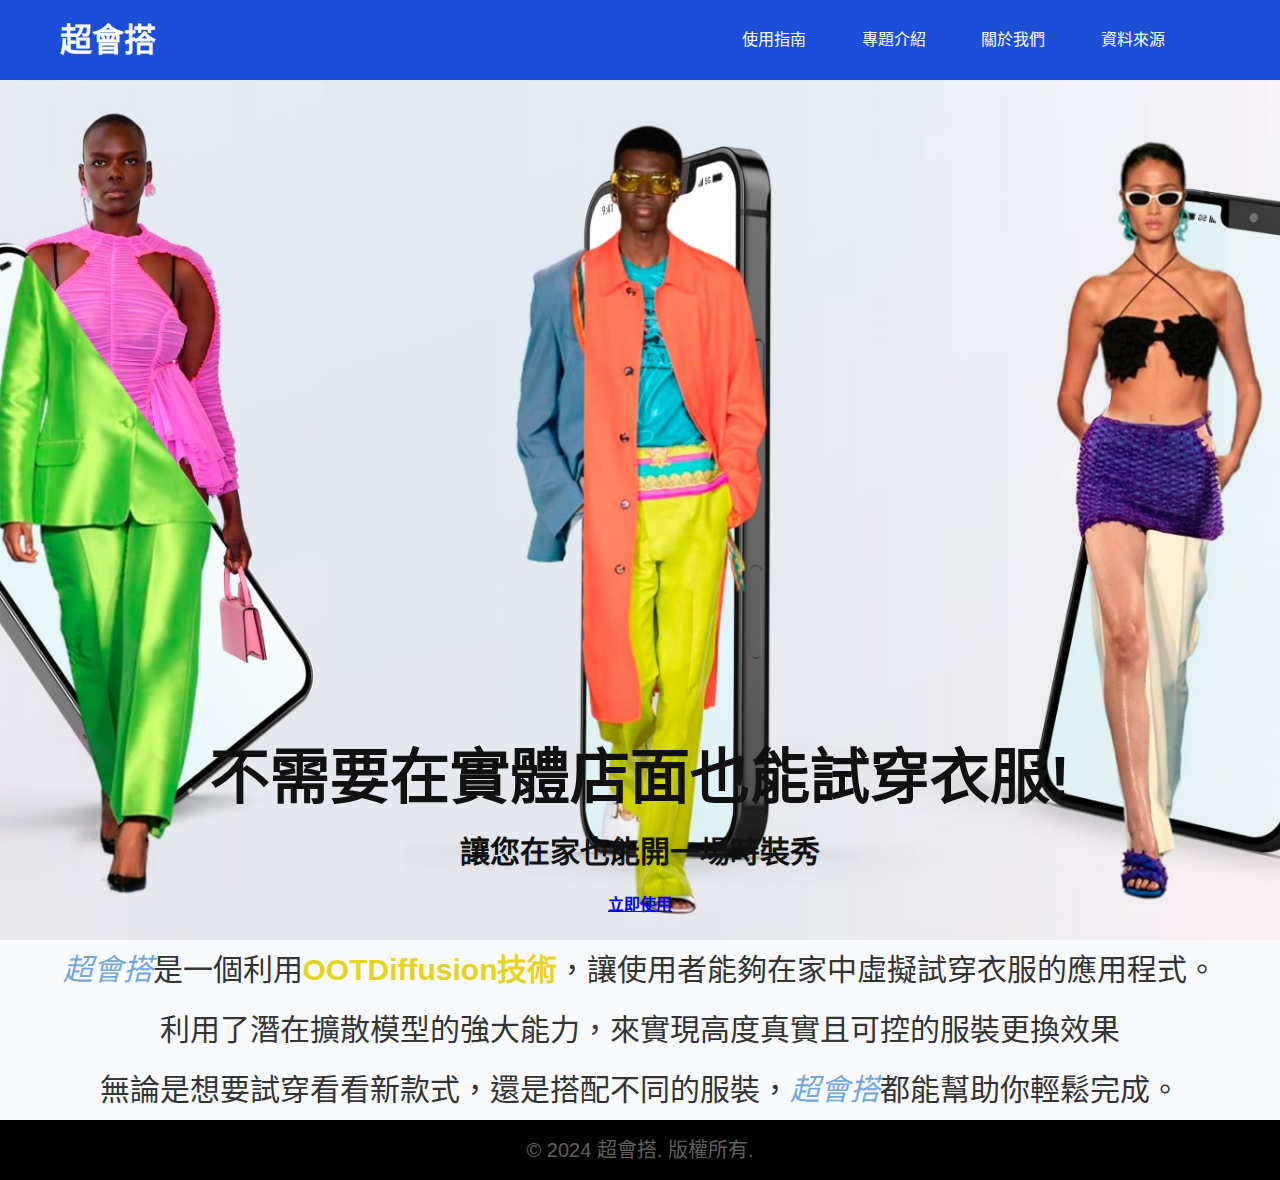
<file: index.html>
<!DOCTYPE html>
<html lang="zh-TW">
<head>
    <meta charset="UTF-8">
    <meta name="viewport" content="width=device-width, initial-scale=1.0">
    <title>超會搭</title>
    <link rel="stylesheet" href="styles.css">
</head>
<body>
    <header>
    <h1>超會搭</h1>
    <nav>
    <ul>
        <li><a href="guide.html">使用指南</a></li>
        <li><a href="introduction.html">專題介紹</a></li>
        <li><a href="aboutus.html">關於我們</a></li>
        <li><a href="resources.html">資料來源</a></li>
    </ul>
    </nav>
    </header>
    <main>
    <section class="subtitle">
    <h2>不需要在實體店面也能試穿衣服!</h2>
    <h3>讓您在家也能開一場時裝秀</h3>
    <h4><a href="tryon_suggest.html">立即使用</a></h4>
    </section>
    <section class="substance">
    <p><em>超會搭</em>是一個利用<strong>OOTDiffusion技術</strong>，讓使用者能夠在家中虛擬試穿衣服的應用程式。<br>利用了潛在擴散模型的強大能力，來實現高度真實且可控的服裝更換效果<br>無論是想要試穿看看新款式，還是搭配不同的服裝，<em>超會搭</em>都能幫助你輕鬆完成。<br></p>
    </section>
    </main>
    <footer>
    <p>&copy; 2024 超會搭. 版權所有.</p>
    </footer>
</body>
</html>
</file>
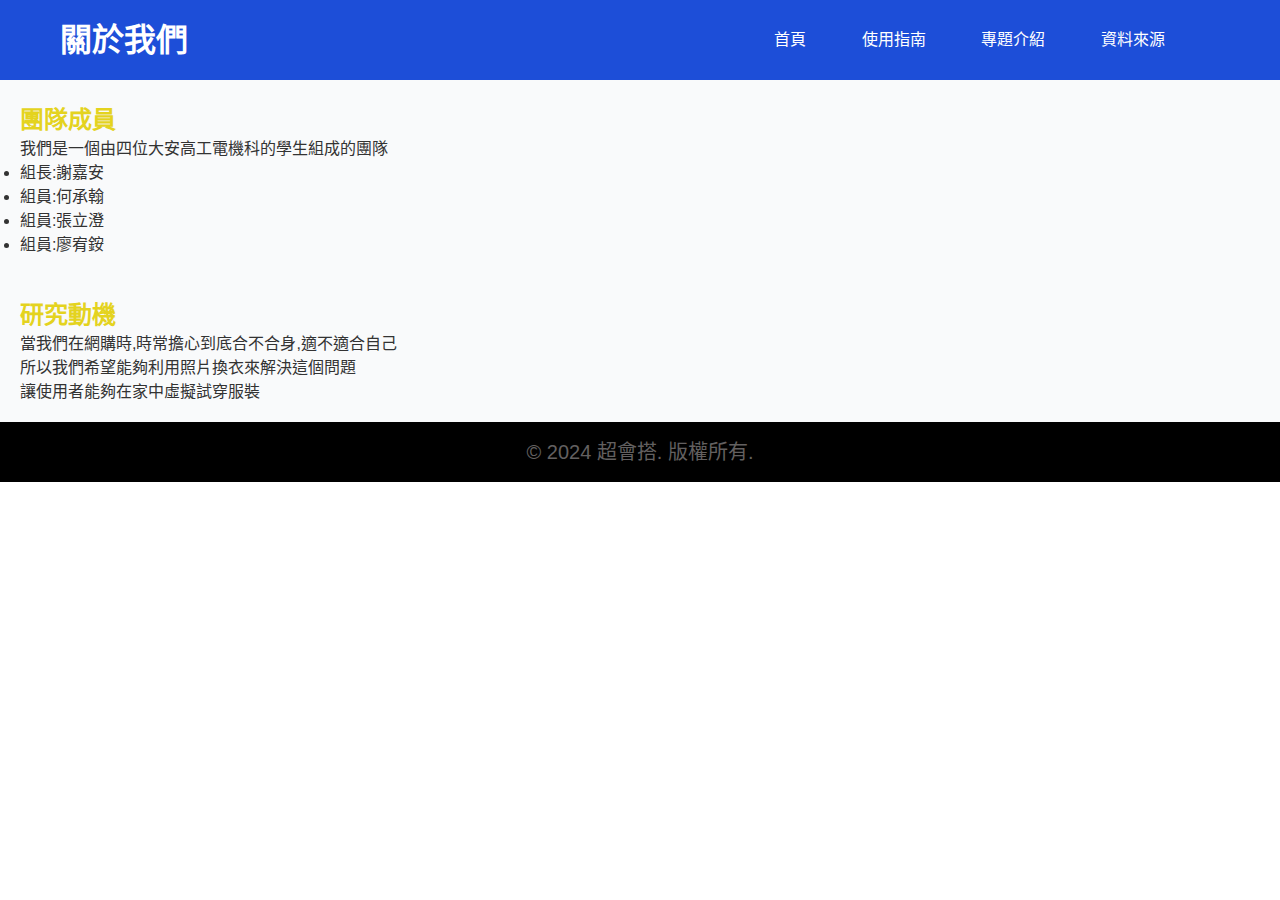
<file: aboutus.html>
<!DOCTYPE html>
<html lang="zh-TW">
<head>
    <meta charset="UTF-8">
    <meta name="viewport" content="width=device-width, initial-scale=1.0">
    <title>關於我們</title>
    <link rel="stylesheet" href="styles.css">
</head>
<body>
        <header>
    <h1>關於我們</h1>
    <nav>
    <ul>
        <li><a href="index.html">首頁</a></li>
        <li><a href="guide.html">使用指南</a></li>
        <li><a href="introduction.html">專題介紹</a></li>
        <li><a href="resources.html">資料來源</a></li>
    </ul>
    </nav>
    </header>
    <main>
    <section class="aboutus">
    <h2>團隊成員</h2>
    <p>我們是一個由四位大安高工電機科的學生組成的團隊</p>
    <ul>
        <li>組長:謝嘉安</li>
        <li>組員:何承翰</li>
        <li>組員:張立澄</li>
        <li>組員:廖宥銨</li>
    </ul>
    </section>
    <section class="why">
    <h2>研究動機</h2>
    <p>當我們在網購時,時常擔心到底合不合身,適不適合自己</p>
    <p>所以我們希望能夠利用照片換衣來解決這個問題</p>
    <p>讓使用者能夠在家中虛擬試穿服裝</p>
    </section>
    </main>
    <footer>
    <p>&copy; 2024 超會搭. 版權所有.</p>
    </footer>
</body>
</html>
</file>
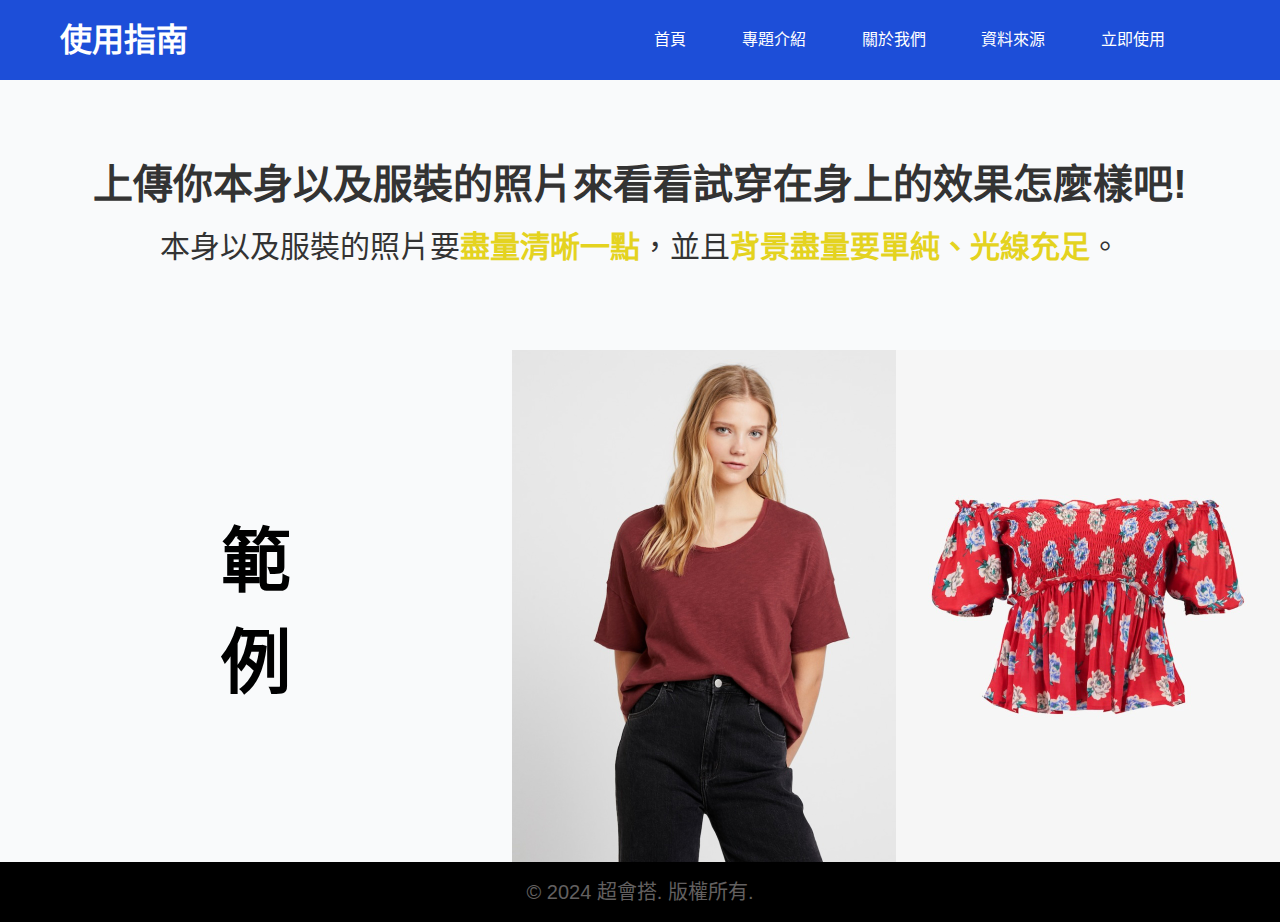
<file: guide.html>
<!DOCTYPE html>
<html lang="zh-TW">
<head>
    <meta charset="UTF-8">
    <meta name="viewport" content="width=device-width, initial-scale=1.0">
    <title>使用指南</title>
    <link rel="stylesheet" href="styles.css">
</head>
<body>
        <header>
    <h1>使用指南</h1>
    <nav>
    <ul>
        <li><a href="index.html">首頁</a></li>
        <li><a href="introduction.html">專題介紹</a></li>
        <li><a href="aboutus.html">關於我們</a></li>
        <li><a href="resources.html">資料來源</a></li>
        <li><a href="tryon_suggest.html">立即使用</a></li>
    </ul>
    </nav>
    </header>
    <main>
    <section class="guide">
    <h2>上傳你本身以及服裝的照片來看看試穿在身上的效果怎麼樣吧!</h2>
    <p>本身以及服裝的照片要<strong>盡量清晰一點</strong>，並且<strong>背景盡量要單純、光線充足</strong>。</p>
    </section>
    <section class="example">
    <div class="word">
    <h4>範</h4>
    <h4>例</h4>
    </div>
    <img src="images/00017_00.jpg" alt="人體照片範例"><img src="images/02305_00.jpg" alt="衣服照片範例">

    </section>
    </main>
    <footer>
    <p>&copy; 2024 超會搭. 版權所有.</p>
    </footer>
</body>
</html>
</file>
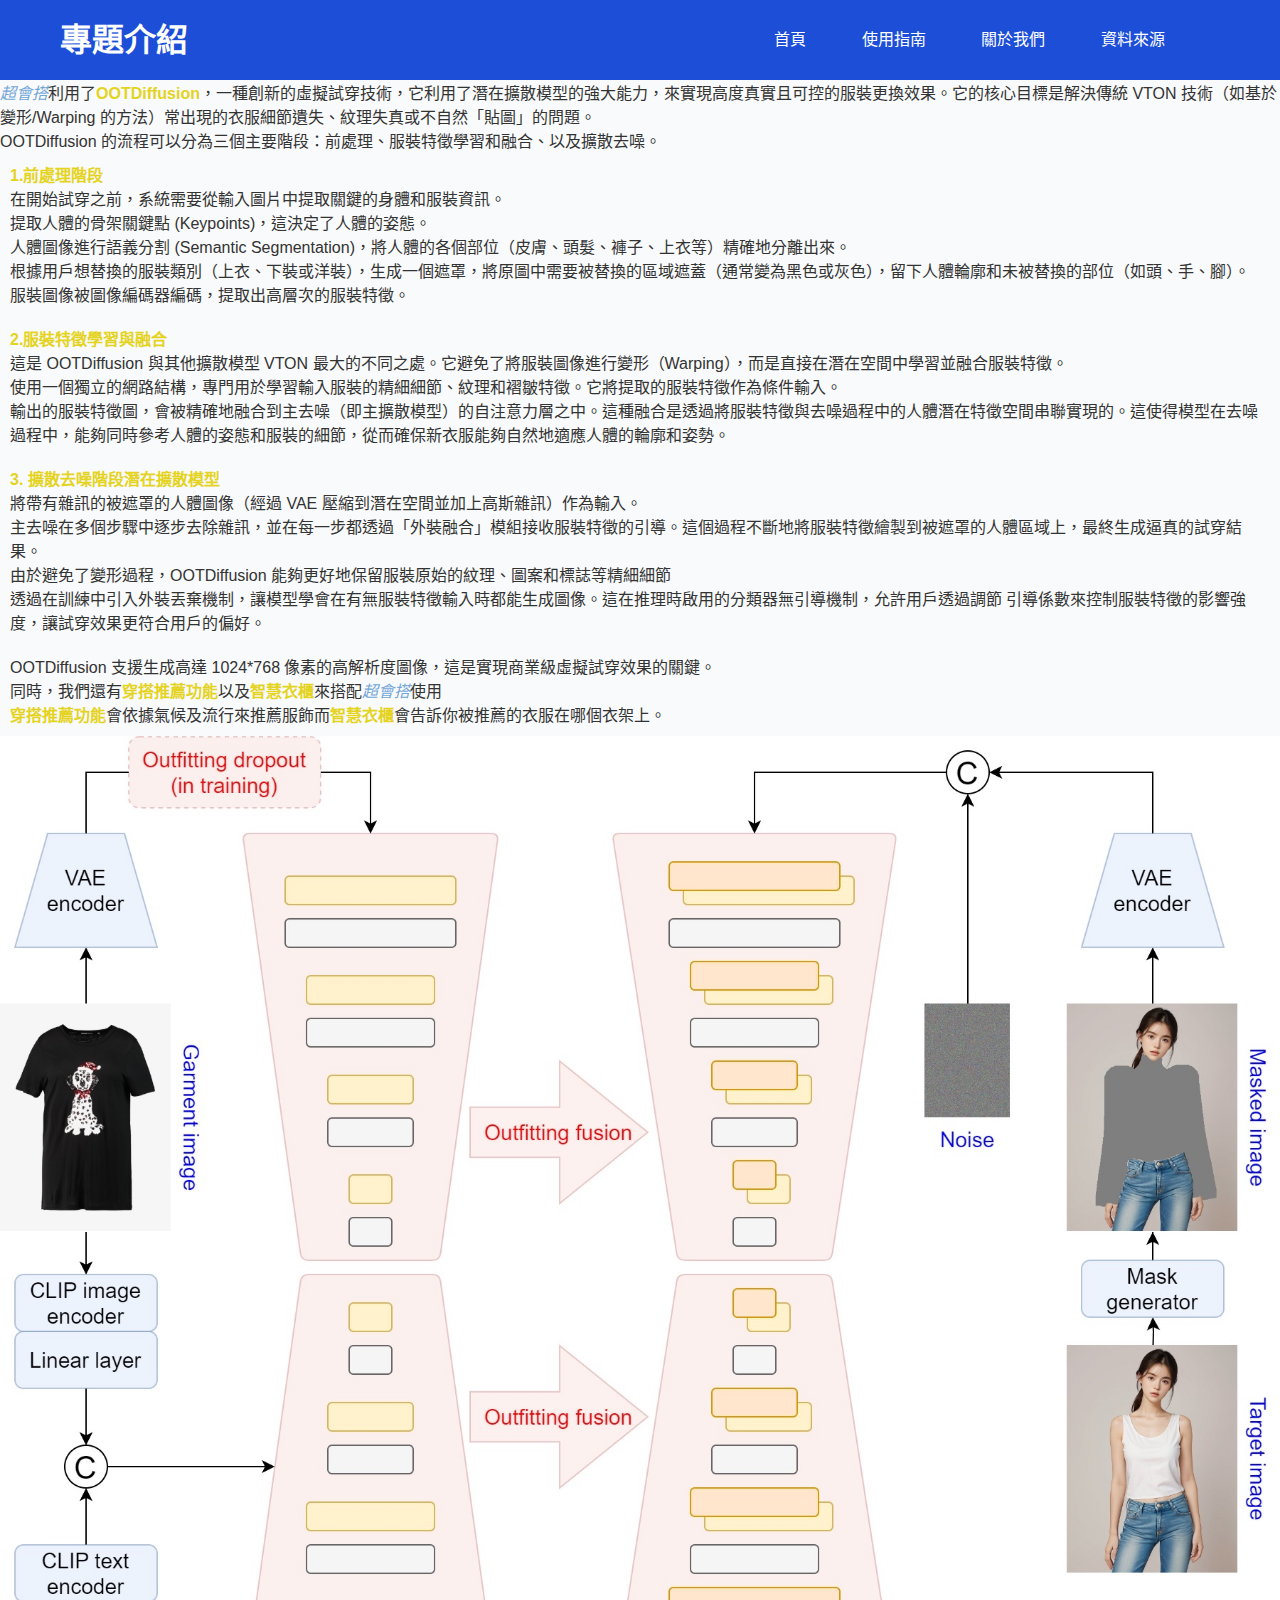
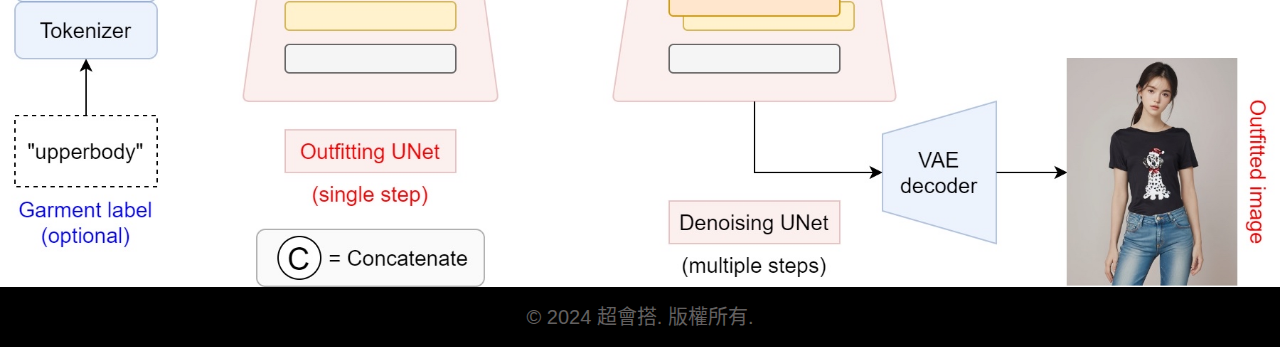
<file: introduction.html>
<!DOCTYPE html>
<html lang="zh-TW">
<head>
    <meta charset="UTF-8">
    <meta name="viewport" content="width=device-width, initial-scale=1.0">
    <title>專題介紹</title>
    <link rel="stylesheet" href="styles.css">
</head>
<body>
        <header>
    <h1>專題介紹</h1>
    <nav>
    <ul>
        <li><a href="index.html">首頁</a></li>
        <li><a href="guide.html">使用指南</a></li>
        <li><a href="aboutus.html">關於我們</a></li>
        <li><a href="resources.html">資料來源</a></li>

    </ul>
    </nav>
    </header>
    <main>
    <section class="intro">
    <p><em>超會搭</em>利用了<strong>OOTDiffusion</strong>，一種創新的虛擬試穿技術，它利用了潛在擴散模型的強大能力，來實現高度真實且可控的服裝更換效果。它的核心目標是解決傳統 VTON 技術（如基於變形/Warping 的方法）常出現的衣服細節遺失、紋理失真或不自然「貼圖」的問題。</p>
    <p>OOTDiffusion 的流程可以分為三個主要階段：前處理、服裝特徵學習和融合、以及擴散去噪。</p>
    <div class="intro1">
    <h4>1.前處理階段</h4>
    <P>在開始試穿之前，系統需要從輸入圖片中提取關鍵的身體和服裝資訊。</P>
    <ul>
    <li>提取人體的骨架關鍵點 (Keypoints)，這決定了人體的姿態。</li>
    <li>人體圖像進行語義分割 (Semantic Segmentation)，將人體的各個部位（皮膚、頭髮、褲子、上衣等）精確地分離出來。</li>
    <li>根據用戶想替換的服裝類別（上衣、下裝或洋裝），生成一個遮罩，將原圖中需要被替換的區域遮蓋（通常變為黑色或灰色），留下人體輪廓和未被替換的部位（如頭、手、腳）。</li>
    <li>服裝圖像被圖像編碼器編碼，提取出高層次的服裝特徵。</li>
    </ul>
    </div>
    <div class="intro2">
    <h4>2.服裝特徵學習與融合</h4>
    <p>這是 OOTDiffusion 與其他擴散模型 VTON 最大的不同之處。它避免了將服裝圖像進行變形（Warping），而是直接在潛在空間中學習並融合服裝特徵。</p>
    <ul>
    <li>使用一個獨立的網路結構，專門用於學習輸入服裝的精細細節、紋理和褶皺特徵。它將提取的服裝特徵作為條件輸入。</li>
    <li> 輸出的服裝特徵圖，會被精確地融合到主去噪（即主擴散模型）的自注意力層之中。這種融合是透過將服裝特徵與去噪過程中的人體潛在特徵空間串聯實現的。這使得模型在去噪過程中，能夠同時參考人體的姿態和服裝的細節，從而確保新衣服能夠自然地適應人體的輪廓和姿勢。</li>
    </ul>
    </div>
    <div class="intro3">
    <h4>3. 擴散去噪階段潛在擴散模型 </h4>
    <p>將帶有雜訊的被遮罩的人體圖像（經過 VAE 壓縮到潛在空間並加上高斯雜訊）作為輸入。</p>
    <p>主去噪在多個步驟中逐步去除雜訊，並在每一步都透過「外裝融合」模組接收服裝特徵的引導。這個過程不斷地將服裝特徵繪製到被遮罩的人體區域上，最終生成逼真的試穿結果。</p>
    <ul>
    <li> 由於避免了變形過程，OOTDiffusion 能夠更好地保留服裝原始的紋理、圖案和標誌等精細細節</li>
    <li>透過在訓練中引入外裝丟棄機制，讓模型學會在有無服裝特徵輸入時都能生成圖像。這在推理時啟用的分類器無引導機制，允許用戶透過調節 引導係數來控制服裝特徵的影響強度，讓試穿效果更符合用戶的偏好。</li>
    </ul>
    </div>
    <div class="intro4">
    <p>OOTDiffusion 支援生成高達 1024*768 像素的高解析度圖像，這是實現商業級虛擬試穿效果的關鍵。</p>
    <p>同時，我們還有<strong>穿搭推薦功能</strong>以及<strong>智慧衣櫃</strong>來搭配<em>超會搭</em>使用<br><strong>穿搭推薦功能</strong>會依據氣候及流行來推薦服飾而<strong>智慧衣櫃</strong>會告訴你被推薦的衣服在哪個衣架上。<br></p>
    </div>
    <img src="images/流程.png" alt="照片換衣流程圖" style="width: 100%; height: auto;">
    </section>
    </main>
    <footer>
    <p>&copy; 2024 超會搭. 版權所有.</p>
    </footer>
</body>
</html>
</file>
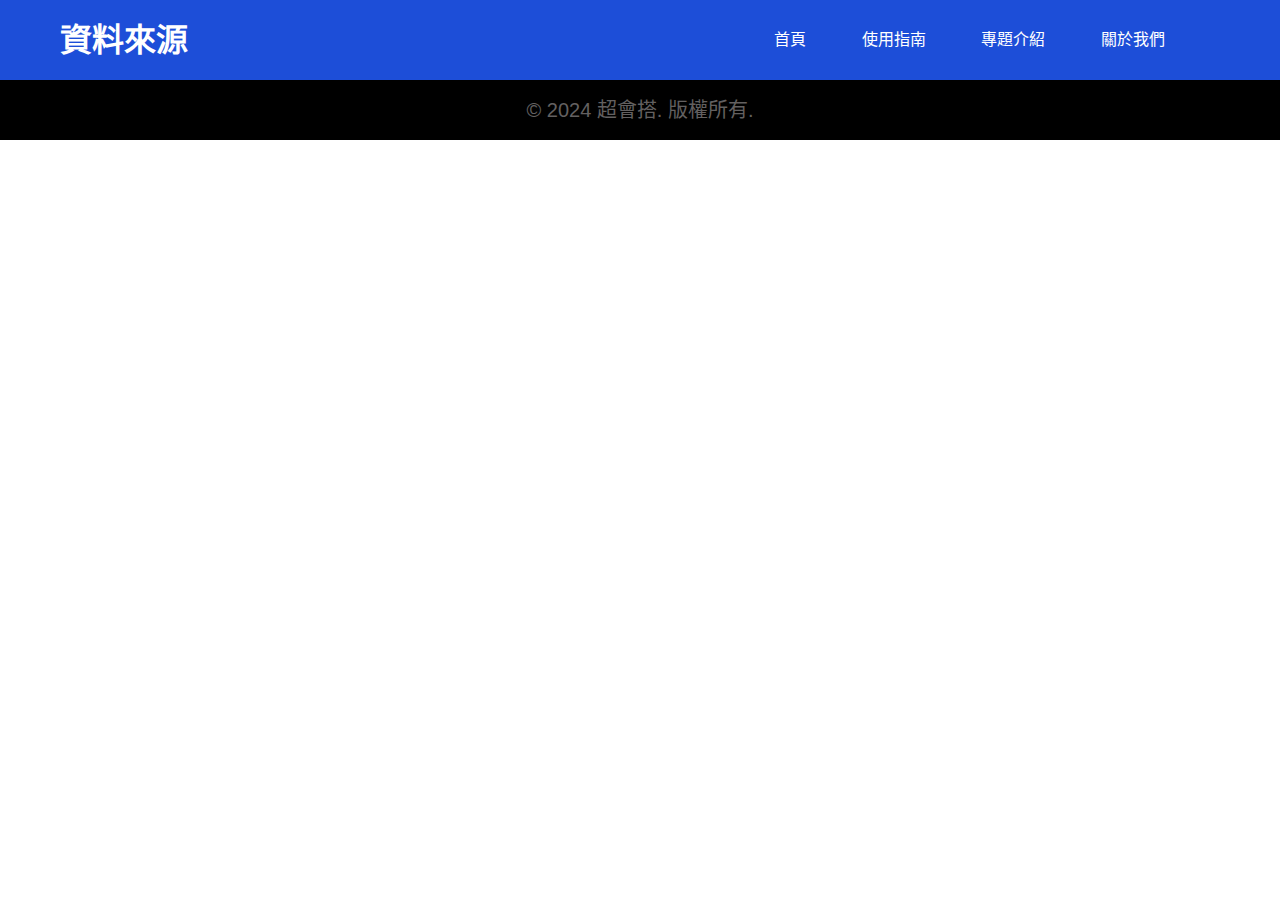
<file: resources.html>
<!DOCTYPE html>
<html lang="zh-TW">
<head>
    <meta charset="UTF-8">
    <meta name="viewport" content="width=device-width, initial-scale=1.0">
    <title>資料來源</title>
    <link rel="stylesheet" href="styles.css">
</head>
<body>
        <header>
    <h1>資料來源</h1>
    <nav>
    <ul>
        <li><a href="index.html">首頁</a></li>
        <li><a href="guide.html">使用指南</a></li>
        <li><a href="introduction.html">專題介紹</a></li>
        <li><a href="aboutus.html">關於我們</a></li>

    </ul>
    </nav>
    </header>
    <main>
    </main>
    <footer>
    <p>&copy; 2024 超會搭. 版權所有.</p>
    </footer>
</body>
</html>
</file>
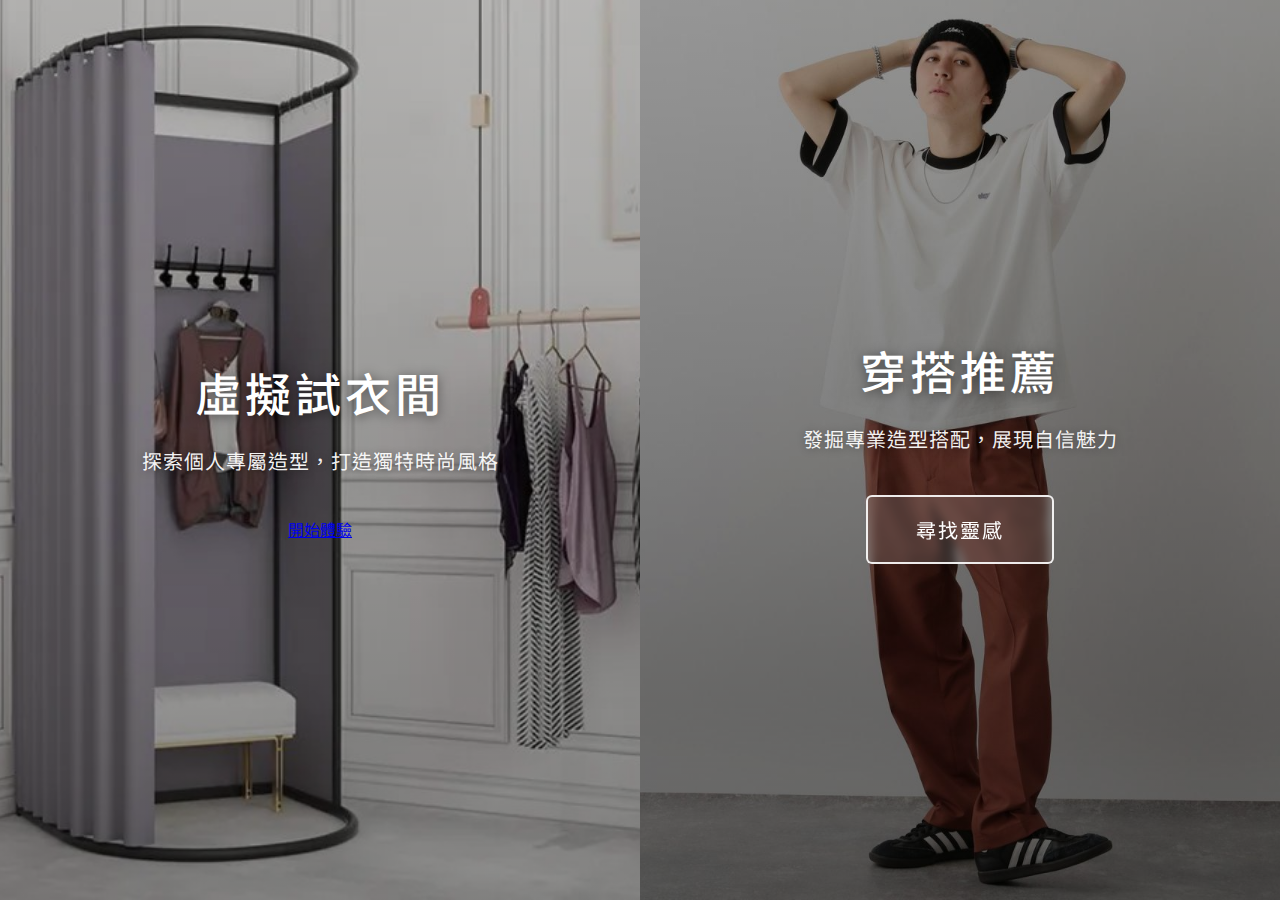
<file: tryon_suggest.html>
<!DOCTYPE html>
<html lang="zh-TW">
<head>
    <meta charset="UTF-8">
    <meta name="viewport" content="width=device-width, initial-scale=1.0">
    <title>Fashion Style Assistant</title>
    <link href="https://fonts.googleapis.com/css2?family=Noto+Sans+TC:wght@300;400;500&display=swap" rel="stylesheet">
    <style>
        * {
            margin: 0;
            padding: 0;
            box-sizing: border-box;
        }

        body {
            height: 100vh;
            font-family: 'Noto Sans TC', '微軟正黑體', sans-serif;
            overflow: hidden;
            background-color: #000;
        }

        .split-container {
            display: flex;
            width: 100%;
            height: 100vh;
        }

        .split-section {
            flex: 1;
            display: flex;
            flex-direction: column;
            align-items: center;
            justify-content: center;
            transition: all 0.6s cubic-bezier(0.4, 0, 0.2, 1);
            position: relative;
            overflow: hidden;
        }

        .virtual-fitting {
            background: url('images/virtual-fitting.jpg') center;
            background-size: cover;
            background-position: center;
        }

        .outfit-recommend {
            background: url('images/streetwear-kids.jpg') center;
            background-size: cover;
            background-position: center;
            image-rendering: -webkit-optimize-contrast;
        }

        .split-section::before {
            content: '';
            position: absolute;
            top: 0;
            left: 0;
            right: 0;
            bottom: 0;
            background: linear-gradient(
                to bottom,
                rgba(0, 0, 0, 0.4) 0%,
                rgba(0, 0, 0, 0.6) 100%
            );
            transition: all 0.4s ease;
        }

        .split-section:hover::before {
            background: linear-gradient(
                to bottom,
                rgba(0, 0, 0, 0.2) 0%,
                rgba(0, 0, 0, 0.4) 100%
            );
        }

        .content-wrapper {
            position: relative;
            z-index: 2;
            text-align: center;
            padding: 0 20px;
        }

        .section-title {
            color: white;
            font-size: 46px;
            font-weight: 500;
            letter-spacing: 4px;
            margin-bottom: 20px;
            text-shadow: 0 2px 12px rgba(0, 0, 0, 0.5);
        }

        .section-subtitle {
            color: rgba(255, 255, 255, 0.95);
            font-size: 20px;
            max-width: 600px;
            margin: 0 auto 40px;
            line-height: 1.6;
            letter-spacing: 1px;
            text-shadow: 0 1px 8px rgba(0, 0, 0, 0.3);
        }

        .split-button {
            display: inline-block;
            padding: 18px 48px;
            font-size: 20px;
            color: white;
            background: rgba(255, 255, 255, 0.15);
            border: 2px solid rgba(255, 255, 255, 0.9);
            border-radius: 6px;
            cursor: pointer;
            transition: all 0.3s ease;
            text-decoration: none;
            letter-spacing: 2px;
            backdrop-filter: blur(5px);
        }

        .split-button:hover {
            background: rgba(255, 255, 255, 0.25);
            transform: translateY(-2px);
            box-shadow: 0 6px 20px rgba(0, 0, 0, 0.3);
        }

        @media (max-width: 768px) {
            .split-container {
                flex-direction: column;
            }
            
            .split-section {
                height: 50vh;
            }
            
            .section-title {
                font-size: 32px;
                margin-bottom: 15px;
            }
            
            .section-subtitle {
                font-size: 16px;
                margin-bottom: 25px;
            }
            
            .split-button {
                padding: 15px 35px;
                font-size: 18px;
            }
        }
    </style>
</head>
<body>
    <div class="split-container">
        <section class="split-section virtual-fitting">
            <div class="content-wrapper">
                <h2 class="section-title">虛擬試衣間</h2>
                <p class="section-subtitle">探索個人專屬造型，打造獨特時尚風格</p>
                <a href="https://71a46cc1117f411037.gradio.live/">開始體驗</a>
            </div>
        </section>
        <section class="split-section outfit-recommend">
            <div class="content-wrapper">
                <h2 class="section-title">穿搭推薦</h2>
                <p class="section-subtitle">發掘專業造型搭配，展現自信魅力</p>
                <a href="recommend.html" class="split-button">尋找靈感</a>
            </div>
        </section>
    </div>
</body>

</html>
</file>
<file: styles.css>
*{
    padding: 0;
    margin: 0;
}
header {
    background-color: #1D4ED8;
    height: 80px;
    width: 100%;
}
header ul {
    position: absolute;
    right:5vw;
    top:0;
    line-height: 80px;
}
h1 {
    position: absolute;
    left:60px;
    top:0;
    line-height: 80px;
    color: white;
}
header li {
    display: inline;
    margin-right: 4vw;
}
header a {
    color: white;
    text-decoration: none;
}
header a:hover {
    text-decoration: underline;
}
.subtitle {
    background-color: rgb(248, 205, 124);
    color: #111;
    height:90vh;
    background-image: url(images/網站圖片1.jpg);
    background-repeat: no-repeat;
    background-size: cover;
    background-position: center;
    display: flex;
    flex-direction: column;
    align-items: center;
    justify-content: flex-end;
    padding: 25px;
}
.subtitle h2 {
    font-size: 60px;
}
.subtitle h3 {
    font-size: 30px;
    margin: 12px 0 20px;
}
.substance {
    background-color: #F9FAFB;
    color: #333;
    display: flex;
    flex-direction: column;
    align-items: center;
    justify-content: center;
}
.substance p {
    font-size: 30px;
    text-align: center;
    line-height: 2em;
}
.substance strong{
    color: #e4d31f;
}
em{
    color: #73a7d8;
}
.guide {
    height: 30vh;
    background-color: #F9FAFB;
    color: #333;
    display: flex;
    flex-direction: column;
    align-items: center;
    justify-content: center;
}
.guide h2{
    font-size: 40px;
}
.guide p{
    font-size: 30px;
    margin: 12px 0 12px;
}
.guide strong{
    color: #e4d31f;
}
.example {
    display: flex;
}
.example img {
    width: 30%;
}
.word {
    font-size: 70px;
    width: 70%;
    background-color: #F9FAFB;
    display: flex;
    flex-direction: column;
    align-items: center;
    justify-content: center;
}
.intro {
    color: #333;
    background-color: #F9FAFB;
    display: flex;
    flex-direction: column;
}
.intro1{
    padding: 10px 10px;
}
.intro2{
    padding: 10px 10px;
}
.intro3{
    padding: 10px 10px;
}
.intro4{
    padding: 10px 10px;
}
.intro h4 {
    color: #e4d31f;
}
.intro strong{
    color: #e4d31f;
}
.aboutus {
    background-color: #F9FAFB;
    color: #333;
    padding: 20px 20px;
}
.aboutus h2{
    color: #e4d31f;
}
.why h2 {
    color: #e4d31f;
}
.why {
    background-color: #F9FAFB;
    color: #333;
    padding: 20px 20px;
}
body {
  font-family: 'PingFang TC', sans-serif;
}
footer {
    background-color: black;
    color: #636060;
    height: 60px;
    display: flex;
    justify-content: center;
    align-items: center;
    font-size: 20px;
    line-height: 1.8em;
}
</file>
